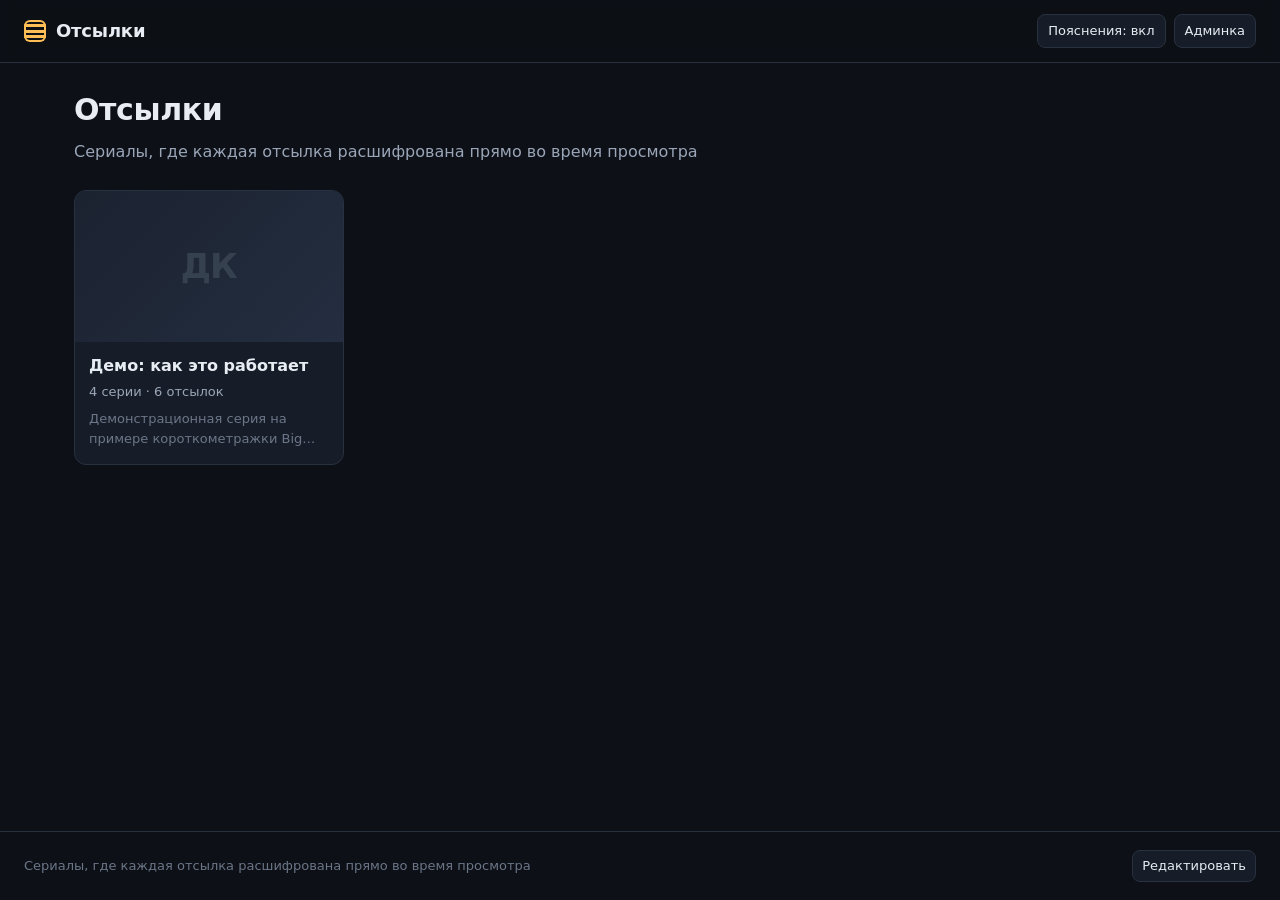
<file: refs-series/index.html>
<!DOCTYPE html>
<html lang="ru">
<head>
<meta charset="utf-8">
<meta name="viewport" content="width=device-width, initial-scale=1">
<title>Отсылки</title>
<meta name="description" content="Сериалы с пояснением каждой отсылки во время просмотра">
<link rel="icon" href="data:image/svg+xml,%3Csvg xmlns='http://www.w3.org/2000/svg' viewBox='0 0 32 32'%3E%3Crect width='32' height='32' rx='8' fill='%23141820'/%3E%3Cpath d='M8 9h16v3.5H8zm0 6h11v3.5H8zm0 6h16V24.5H8z' fill='%23ffbe55'/%3E%3C/svg%3E">
<link rel="stylesheet" href="css/style.css">
</head>
<body>
<header class="topbar">
  <a class="brand" href="#/">
    <span class="brand-mark" aria-hidden="true"></span>
    <span class="brand-text" id="brand-text">Отсылки</span>
  </a>
  <nav class="crumbs" id="crumbs" aria-label="Навигация"></nav>
  <div class="topbar-actions">
    <button class="ghost" id="btn-notes" type="button" aria-pressed="true">Пояснения: вкл</button>
    <a class="ghost" href="admin.html">Админка</a>
  </div>
</header>

<div class="preview-banner" id="preview-banner" hidden>
  <strong>Демо-режим.</strong>
  <span>Файл <code>data/data.json</code> не загрузился, показан тестовый контент из <code>js/data.js</code>.</span>
</div>

<main id="view" class="view"></main>

<footer class="footer">
  <span id="footer-text">Отсылки — пояснения к сериалам</span>
  <a href="admin.html" class="ghost">Редактировать</a>
</footer>

<script src="js/data.js"></script>
<script src="js/store.js"></script>
<script src="js/player.js"></script>
<script src="js/app.js"></script>
</body>
</html>
</file>
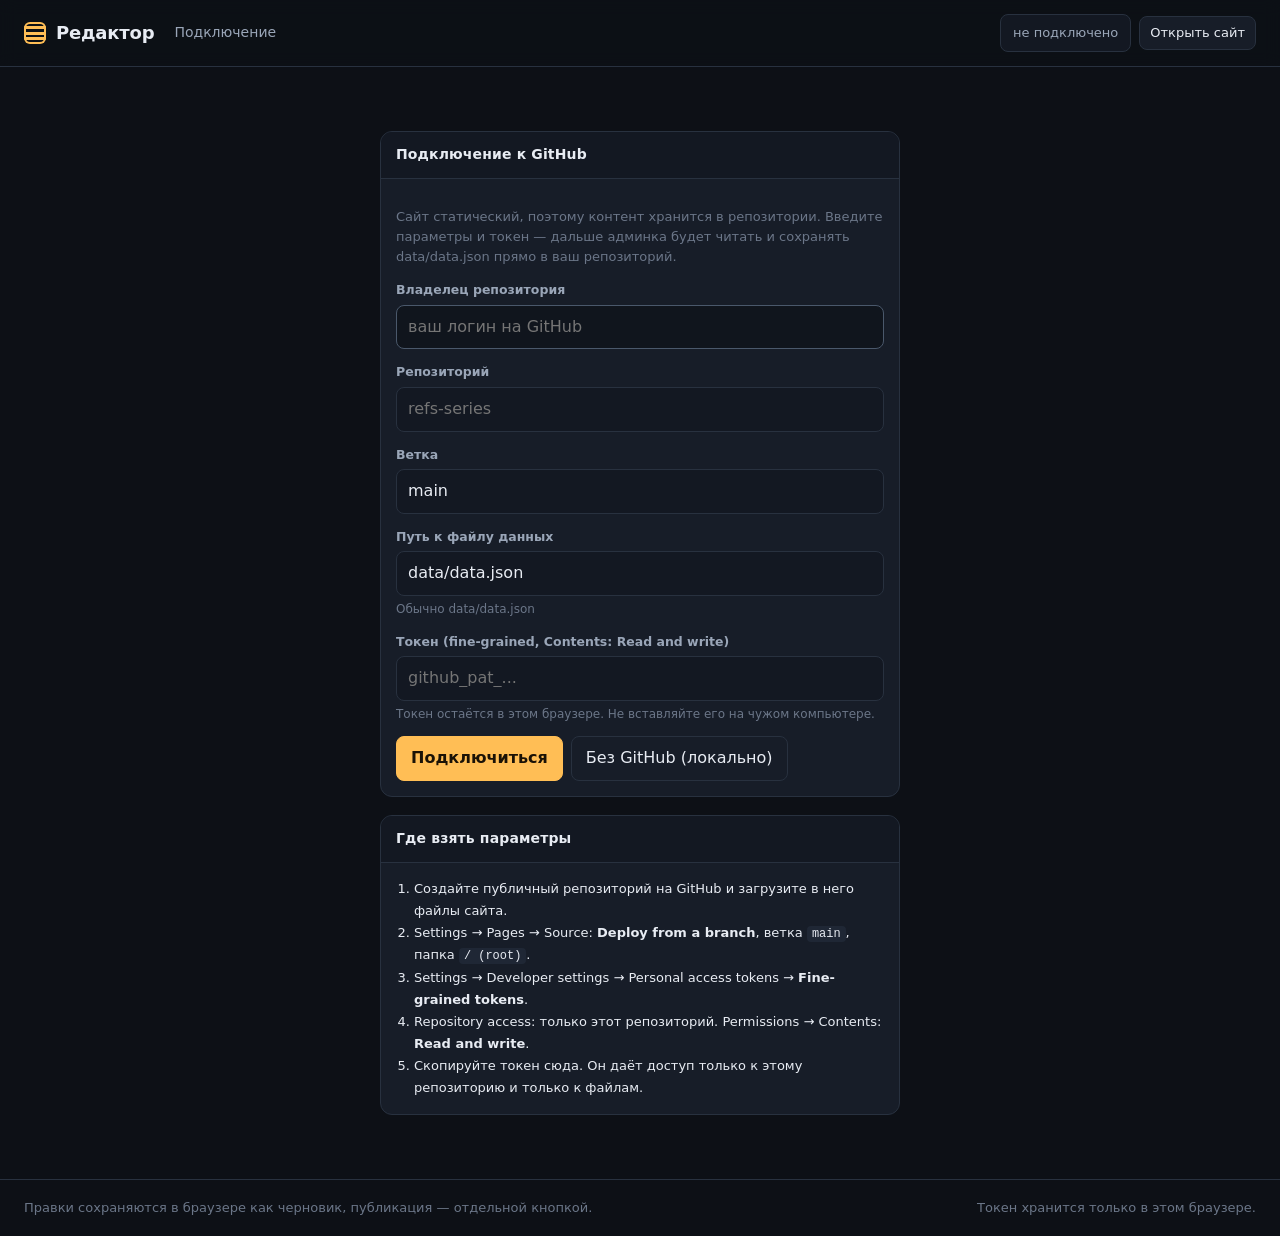
<file: refs-series/admin.html>
<!DOCTYPE html>
<html lang="ru">
<head>
<meta charset="utf-8">
<meta name="viewport" content="width=device-width, initial-scale=1">
<title>Админка — Отсылки</title>
<link rel="icon" href="data:image/svg+xml,%3Csvg xmlns='http://www.w3.org/2000/svg' viewBox='0 0 32 32'%3E%3Crect width='32' height='32' rx='8' fill='%23141820'/%3E%3Cpath d='M8 9h16v3.5H8zm0 6h11v3.5H8zm0 6h16V24.5H8z' fill='%23ffbe55'/%3E%3C/svg%3E">
<link rel="stylesheet" href="css/style.css">
</head>
<body>
<header class="topbar">
  <a class="brand" href="index.html">
    <span class="brand-mark" aria-hidden="true"></span>
    <span class="brand-text">Редактор</span>
  </a>
  <div class="crumbs" id="admin-crumb">Локальный черновик</div>
  <div class="topbar-actions">
    <span class="status" id="sync-status">не подключено</span>
    <a class="ghost" href="index.html">Открыть сайт</a>
  </div>
</header>

<main id="view" class="view"></main>

<footer class="footer">
  <span>Правки сохраняются в браузере как черновик, публикация — отдельной кнопкой.</span>
  <span class="small muted">Токен хранится только в этом браузере.</span>
</footer>

<script src="js/data.js"></script>
<script src="js/store.js"></script>
<script src="js/player.js"></script>
<script src="js/github.js"></script>
<script src="js/srt.js"></script>
<script src="js/admin.js"></script>
</body>
</html>
</file>
<file: refs-series/css/style.css>
:root {
  --bg: #0d1016;
  --bg-soft: #131822;
  --bg-card: #171d28;
  --bg-hi: #1f2735;
  --line: #28313f;
  --text: #e8ecf3;
  --text-dim: #9aa6b8;
  --text-faint: #6b7688;
  --accent: #ffbe55;
  --accent-ink: #1a1206;
  --accent-soft: #3a2c13;
  --ok: #5fd08a;
  --err: #ff6b6b;
  --radius: 12px;
  --radius-sm: 8px;
  --shadow: 0 10px 30px rgba(0,0,0,.45);
  --font: "Segoe UI", system-ui, -apple-system, "Helvetica Neue", Arial, sans-serif;
}

* { box-sizing: border-box; }

/* display:flex у элементов перебивает атрибут hidden — фиксируем это правило */
[hidden] { display: none !important; }

html, body { margin: 0; padding: 0; }

body {
  background: var(--bg);
  color: var(--text);
  font-family: var(--font);
  font-size: 16px;
  line-height: 1.55;
  -webkit-font-smoothing: antialiased;
  min-height: 100vh;
  display: flex;
  flex-direction: column;
}

a { color: var(--accent); text-decoration: none; }
a:hover { text-decoration: underline; }

code {
  background: var(--bg-hi);
  padding: 1px 5px;
  border-radius: 4px;
  font-size: .92em;
  color: var(--text);
}

button, input, select, textarea {
  font: inherit;
  color: inherit;
}

/* ---------- topbar ---------- */

.topbar {
  display: flex;
  align-items: center;
  gap: 20px;
  padding: 14px 24px;
  border-bottom: 1px solid var(--line);
  background: rgba(13,16,22,.88);
  backdrop-filter: blur(8px);
  position: sticky;
  top: 0;
  z-index: 50;
  flex-wrap: wrap;
}

.brand {
  display: flex;
  align-items: center;
  gap: 10px;
  font-weight: 700;
  letter-spacing: -.2px;
  font-size: 18px;
  color: var(--text);
}
.brand:hover { text-decoration: none; }

.brand-mark {
  width: 22px;
  height: 22px;
  border-radius: 6px;
  background:
    linear-gradient(180deg, transparent 0 20%, var(--accent) 20% 34%, transparent 34% 44%,
    var(--accent) 44% 58%, transparent 58% 70%, var(--accent) 70% 84%, transparent 84%);
  box-shadow: 0 0 0 2px var(--accent) inset;
}

.crumbs {
  display: flex;
  align-items: center;
  gap: 8px;
  color: var(--text-dim);
  font-size: 14px;
  flex: 1;
  min-width: 0;
  overflow: hidden;
}
.crumbs a { color: var(--text-dim); white-space: nowrap; }
.crumbs a:hover { color: var(--text); }
.crumbs .sep { color: var(--text-faint); }
.crumbs .current {
  color: var(--text);
  white-space: nowrap;
  overflow: hidden;
  text-overflow: ellipsis;
}

.topbar-actions { display: flex; gap: 8px; align-items: center; }
.topbar-actions .ghost { font-size: 13px; padding: 6px 10px; }

/* ---------- buttons ---------- */

.btn, .ghost {
  border: 1px solid var(--line);
  background: var(--bg-card);
  color: var(--text);
  padding: 9px 14px;
  border-radius: var(--radius-sm);
  cursor: pointer;
  transition: background .12s, border-color .12s, color .12s, transform .06s;
  display: inline-flex;
  align-items: center;
  gap: 7px;
  white-space: nowrap;
}
.btn:hover, .ghost:hover { background: var(--bg-hi); text-decoration: none; }
.btn:active { transform: translateY(1px); }

.btn.primary {
  background: var(--accent);
  border-color: var(--accent);
  color: var(--accent-ink);
  font-weight: 650;
}
.btn.primary:hover { background: #ffcb78; border-color: #ffcb78; }

.btn.danger { color: var(--err); border-color: #4a2327; }
.btn.danger:hover { background: #2a1518; }

.btn.ghost-active, .ghost[aria-pressed="false"] { color: var(--text-faint); }

.btn:disabled, .ghost:disabled { opacity: .42; cursor: not-allowed; }

.btn.icon { padding: 9px 11px; }

svg.ico { width: 15px; height: 15px; flex: none; }

/* ---------- preview banner ---------- */

.preview-banner {
  margin: 14px 24px 0;
  padding: 10px 14px;
  border: 1px solid #4a3a17;
  background: #221b0c;
  color: #e6cf9a;
  border-radius: var(--radius-sm);
  font-size: 14px;
}

/* ---------- layout ---------- */

.view { flex: 1; width: 100%; max-width: 1180px; margin: 0 auto; padding: 24px; }
.view.narrow { max-width: 960px; }

.footer {
  border-top: 1px solid var(--line);
  padding: 18px 24px;
  color: var(--text-faint);
  font-size: 13px;
  display: flex;
  justify-content: space-between;
  gap: 16px;
  align-items: center;
  flex-wrap: wrap;
}
.footer .ghost { padding: 5px 9px; font-size: 13px; }

.section-title {
  font-size: 12px;
  letter-spacing: .12em;
  text-transform: uppercase;
  color: var(--text-faint);
  margin: 0 0 12px;
  font-weight: 600;
}

h1.page-title { font-size: 30px; margin: 0 0 6px; letter-spacing: -.4px; }
.page-sub { color: var(--text-dim); margin: 0 0 26px; max-width: 70ch; }

/* ---------- catalog ---------- */

.catalog-grid {
  display: grid;
  grid-template-columns: repeat(auto-fill, minmax(240px, 1fr));
  gap: 18px;
}

.card {
  background: var(--bg-card);
  border: 1px solid var(--line);
  border-radius: var(--radius);
  overflow: hidden;
  color: var(--text);
  display: flex;
  flex-direction: column;
  transition: border-color .15s, transform .15s;
}
.card:hover { text-decoration: none; border-color: #3c4757; transform: translateY(-2px); }

.card-art {
  aspect-ratio: 16 / 9;
  background: linear-gradient(135deg, #1b2230, #242e40);
  position: relative;
  overflow: hidden;
}
.card-art img { width: 100%; height: 100%; object-fit: cover; display: block; }
.card-art .placeholder {
  position: absolute;
  inset: 0;
  display: grid;
  place-items: center;
  font-size: 34px;
  color: #36414f;
  font-weight: 800;
  letter-spacing: -.03em;
}
.card-body { padding: 12px 14px 15px; }
.card-title { font-weight: 650; margin-bottom: 3px; }
.card-meta { color: var(--text-dim); font-size: 13px; }
.card-desc {
  color: var(--text-faint);
  font-size: 13px;
  margin-top: 7px;
  display: -webkit-box;
  -webkit-line-clamp: 2;
  -webkit-box-orient: vertical;
  overflow: hidden;
}

/* ---------- series page ---------- */

.series-head { display: flex; gap: 22px; margin-bottom: 28px; flex-wrap: wrap; }
.series-poster {
  width: 220px;
  aspect-ratio: 16/9;
  border-radius: var(--radius);
  overflow: hidden;
  background: var(--bg-card);
  border: 1px solid var(--line);
  flex: none;
}
.series-poster img { width: 100%; height: 100%; object-fit: cover; display: block; }
.series-info { min-width: 240px; flex: 1; }

.episode-list { list-style: none; margin: 0; padding: 0; display: flex; flex-direction: column; gap: 8px; }

.episode-row {
  display: flex;
  align-items: center;
  gap: 14px;
  padding: 12px 16px;
  background: var(--bg-card);
  border: 1px solid var(--line);
  border-radius: var(--radius-sm);
  color: var(--text);
}
.episode-row:hover { text-decoration: none; border-color: #3c4757; background: var(--bg-hi); }
.episode-num {
  width: 34px;
  height: 34px;
  border-radius: 50%;
  display: grid;
  place-items: center;
  background: var(--bg-hi);
  color: var(--text-dim);
  font-variant-numeric: tabular-nums;
  font-size: 14px;
  flex: none;
  font-weight: 600;
}
.episode-row:hover .episode-num { background: var(--accent-soft); color: var(--accent); }
.episode-main { flex: 1; min-width: 0; }
.episode-title { font-weight: 600; }
.episode-sub { color: var(--text-faint); font-size: 13px; margin-top: 1px; }
.episode-badge {
  font-size: 12px;
  color: var(--text-faint);
  border: 1px solid var(--line);
  border-radius: 999px;
  padding: 2px 9px;
  white-space: nowrap;
}
.episode-badge.warn { color: #d8b06a; border-color: #4a3a17; background: #221b0c; }

/* ---------- player ---------- */

.watch-layout { display: grid; grid-template-columns: minmax(0, 1fr); gap: 26px; }

.player-shell {
  background: #000;
  border: 1px solid var(--line);
  border-radius: var(--radius);
  overflow: hidden;
  position: relative;
}

.player-frame {
  position: relative;
  width: 100%;
  aspect-ratio: 16 / 9;
  background: #000;
}
.player-frame iframe, .player-frame video {
  position: absolute;
  inset: 0;
  width: 100%;
  height: 100%;
  border: 0;
  display: block;
  background: #000;
}

/* click-catcher: lets us intercept clicks on the native <video> surface */
.player-hit {
  position: absolute;
  inset: 0;
  z-index: 2;
  cursor: pointer;
}
.player-shell.no-hit .player-hit { display: none; }

/* overlay subtitles */

.note-overlay {
  position: absolute;
  left: 0;
  right: 0;
  bottom: 0;
  z-index: 3;
  pointer-events: none;
  padding: 0 18px 76px;
  display: flex;
  justify-content: center;
}

.note-bubble {
  pointer-events: auto;
  background: rgba(10, 13, 18, .93);
  border: 1px solid rgba(255, 190, 85, .38);
  border-left: 4px solid var(--accent);
  border-radius: 10px;
  box-shadow: var(--shadow);
  max-width: min(780px, 100%);
  padding: 12px 16px 13px;
  opacity: 0;
  transform: translateY(10px);
  transition: opacity .18s ease, transform .18s ease;
  color: #fff;
}
.note-bubble.show { opacity: 1; transform: translateY(0); }

.note-bubble .nb-kicker {
  display: flex;
  align-items: center;
  gap: 8px;
  font-size: 11px;
  letter-spacing: .1em;
  text-transform: uppercase;
  color: var(--accent);
  font-weight: 700;
  margin-bottom: 4px;
}
.note-bubble .nb-kicker .tc { font-variant-numeric: tabular-nums; letter-spacing: 0; opacity: .8; }
.note-bubble .nb-title { font-weight: 650; font-size: 16px; margin-bottom: 3px; line-height: 1.35; }
.note-bubble .nb-text { font-size: 15.5px; line-height: 1.5; color: #e9edf4; text-shadow: 0 1px 2px #000; }
.note-bubble .nb-links { display: flex; flex-wrap: wrap; gap: 6px; margin-top: 9px; }
.note-bubble .nb-links a {
  font-size: 13px;
  color: var(--accent);
  border: 1px solid rgba(255,190,85,.35);
  border-radius: 999px;
  padding: 2px 10px;
  background: rgba(255,190,85,.07);
  display: inline-flex;
  gap: 6px;
  align-items: center;
}
.note-bubble .nb-links a:hover { background: rgba(255,190,85,.16); text-decoration: none; }
.note-bubble .nb-more { font-size: 12px; color: var(--text-faint); margin-top: 6px; }

.player-shell:fullscreen {
  border-radius: 0;
  border: 0;
  display: flex;
  flex-direction: column;
  background: #000;
}
.player-shell:fullscreen .player-frame {
  aspect-ratio: auto;
  flex: 1;
  min-height: 0;
}
.player-shell:fullscreen .player-controls { flex: none; }

/* controls */

.player-controls {
  display: flex;
  align-items: center;
  gap: 10px;
  padding: 9px 12px;
  background: var(--bg-soft);
  border-top: 1px solid var(--line);
  flex-wrap: nowrap;
}

.pc-btn {
  background: none;
  border: 0;
  color: var(--text);
  cursor: pointer;
  padding: 7px;
  border-radius: 7px;
  display: grid;
  place-items: center;
  flex: none;
}
.pc-btn:hover { background: var(--bg-hi); color: #fff; }
.pc-btn svg { width: 18px; height: 18px; }
.pc-btn.play svg { width: 20px; height: 20px; }
.pc-btn[disabled] { opacity: .35; cursor: not-allowed; }

.pc-time {
  font-size: 13px;
  color: var(--text-dim);
  font-variant-numeric: tabular-nums;
  flex: none;
  white-space: nowrap;
}

.pc-scrub { flex: 1; min-width: 60px; position: relative; height: 22px; display: flex; align-items: center; }

input[type="range"] {
  -webkit-appearance: none;
  appearance: none;
  width: 100%;
  height: 5px;
  border-radius: 99px;
  background: #333e4e;
  outline: none;
  cursor: pointer;
}
input[type="range"]::-webkit-slider-thumb {
  -webkit-appearance: none;
  width: 13px;
  height: 13px;
  border-radius: 50%;
  background: var(--accent);
  border: 0;
  box-shadow: 0 0 0 3px rgba(255,190,85,.18);
}
input[type="range"]::-moz-range-thumb {
  width: 13px; height: 13px; border-radius: 50%;
  background: var(--accent); border: 0;
}
input[type="range"]:disabled { opacity: .45; cursor: not-allowed; }

.pc-volume { display: flex; align-items: center; gap: 6px; flex: none; }
.pc-volume input[type="range"] { width: 84px; }
.pc-vol-num { font-size: 12px; color: var(--text-faint); font-variant-numeric: tabular-nums; width: 26px; text-align: right; }

.pc-next { flex: none; font-size: 13px; padding: 6px 11px; }

@media (max-width: 720px) {
  .pc-volume input[type="range"] { width: 52px; }
  .pc-vol-num { display: none; }
  .pc-next span { display: none; }
  .note-overlay { padding: 0 10px 66px; }
  .note-bubble { padding: 10px 12px 11px; }
  .note-bubble .nb-text { font-size: 14.5px; }
}

/* ---------- episode header & notes list ---------- */

.ep-head { display: flex; align-items: flex-start; justify-content: space-between; gap: 18px; flex-wrap: wrap; }
.ep-head h1 { font-size: 24px; margin: 0 0 4px; letter-spacing: -.3px; }
.ep-head .meta { color: var(--text-dim); font-size: 14px; }

.notes-panel {
  background: var(--bg-card);
  border: 1px solid var(--line);
  border-radius: var(--radius);
  overflow: hidden;
}
.notes-head {
  display: flex;
  align-items: center;
  justify-content: space-between;
  gap: 12px;
  padding: 13px 16px;
  border-bottom: 1px solid var(--line);
  background: var(--bg-soft);
}
.notes-head h2 { margin: 0; font-size: 15px; font-weight: 650; }
.notes-head .hint { color: var(--text-faint); font-size: 12.5px; }

.notes-list { list-style: none; margin: 0; padding: 0; }

.note-item {
  display: grid;
  grid-template-columns: 74px minmax(0, 1fr);
  gap: 14px;
  padding: 15px 16px;
  border-bottom: 1px solid var(--line);
  transition: background .15s;
  scroll-margin-top: 90px;
}
.note-item:last-child { border-bottom: 0; }
.note-item:hover { background: var(--bg-hi); }
.note-item.active { background: #1d2330; box-shadow: inset 3px 0 0 var(--accent); }

.note-tc {
  background: none;
  border: 1px solid var(--line);
  color: var(--accent);
  font-variant-numeric: tabular-nums;
  border-radius: var(--radius-sm);
  padding: 5px 8px;
  font-size: 13px;
  cursor: pointer;
  height: fit-content;
  text-align: center;
  font-weight: 600;
}
.note-tc:hover { background: var(--accent-soft); border-color: #5a4620; }
.note-tc[disabled] { color: var(--text-faint); cursor: default; }

.note-body { min-width: 0; }
.note-title { font-weight: 650; margin-bottom: 3px; }
.note-text { color: var(--text-dim); font-size: 14.5px; line-height: 1.55; white-space: pre-wrap; }
.note-links { display: flex; flex-wrap: wrap; gap: 8px; margin-top: 10px; }

.link-chip {
  display: inline-flex;
  align-items: center;
  gap: 7px;
  font-size: 13px;
  background: var(--bg-hi);
  border: 1px solid var(--line);
  border-radius: 999px;
  padding: 4px 12px 4px 9px;
  color: var(--text);
}
.link-chip:hover { text-decoration: none; border-color: #4b586b; background: #26303f; }
.link-chip .kind { color: var(--accent); display: inline-flex; }
.link-chip .kind svg { width: 13px; height: 13px; }

.spoiler-box { position: relative; }
.spoiler-box .note-text { filter: blur(6px); user-select: none; transition: filter .2s; }
.spoiler-box.revealed .note-text { filter: none; user-select: auto; }
.spoiler-veil {
  position: absolute;
  inset: 0;
  display: grid;
  place-items: center;
  cursor: pointer;
  font-size: 13px;
  color: var(--text-dim);
  background: linear-gradient(180deg, rgba(23,29,40,.1), rgba(23,29,40,.85));
  border-radius: var(--radius-sm);
  border: 1px dashed var(--line);
}
.spoiler-box.revealed .spoiler-veil { display: none; }

.empty-state {
  padding: 34px 20px;
  text-align: center;
  color: var(--text-faint);
  font-size: 14px;
}

/* ---------- disclaimer / notice ---------- */

.notice {
  font-size: 13px;
  color: var(--text-faint);
  border-left: 3px solid var(--line);
  padding: 2px 0 2px 12px;
  margin: 18px 0 0;
}
.notice.warn { border-left-color: #6b5522; color: #c9b280; }

.storage-info {
  margin-top: 12px;
  padding-top: 10px;
  border-top: 1px solid var(--line);
}
.storage-info .small { color: var(--text-dim); }

/* ---------- загрузка видео ---------- */

.upload-box, .clip-box {
  border: 1px solid var(--line);
  border-radius: var(--radius-sm);
  background: var(--bg-soft);
  padding: 13px;
  margin-bottom: 13px;
}

.upload-drop {
  margin-top: 10px;
  border: 2px dashed var(--line);
  border-radius: var(--radius-sm);
  padding: 18px 12px;
  text-align: center;
  color: var(--text-faint);
  font-size: 13.5px;
  transition: border-color .12s, background .12s, color .12s;
}
.upload-drop.over {
  border-color: var(--accent);
  background: var(--accent-soft);
  color: var(--accent);
}

.upload-progress { margin-top: 10px; }

.upload-bar {
  height: 7px;
  border-radius: 99px;
  background: #2b3544;
  overflow: hidden;
}
.upload-fill {
  height: 100%;
  width: 0;
  border-radius: 99px;
  background: var(--accent);
  transition: width .15s;
}
.upload-progress .small { margin-top: 5px; }

.help.warn-text { color: #d8b06a; }
.help.ok-text { color: var(--ok); }

.clip-box .clip-head {
  display: flex;
  flex-direction: column;
  gap: 2px;
  margin-bottom: 10px;
}
.clip-box .clip-stage { margin-bottom: 10px; }

/* ---------- admin ---------- */

.admin-grid { display: grid; grid-template-columns: 290px minmax(0, 1fr); gap: 22px; align-items: start; }
@media (max-width: 900px) { .admin-grid { grid-template-columns: 1fr; } }

.panel {
  background: var(--bg-card);
  border: 1px solid var(--line);
  border-radius: var(--radius);
  overflow: hidden;
}
.panel + .panel { margin-top: 18px; }
.panel-head {
  padding: 12px 15px;
  border-bottom: 1px solid var(--line);
  background: var(--bg-soft);
  display: flex;
  align-items: center;
  justify-content: space-between;
  gap: 10px;
}
.panel-head h2 { margin: 0; font-size: 14px; font-weight: 650; letter-spacing: .01em; }
.panel-body { padding: 15px; }

.tree { list-style: none; margin: 0; padding: 6px; }
.tree-group { margin-bottom: 4px; }
.tree-series {
  display: flex;
  align-items: center;
  gap: 8px;
  padding: 7px 8px;
  border-radius: var(--radius-sm);
  cursor: pointer;
  font-weight: 600;
  font-size: 14px;
}
.tree-series:hover { background: var(--bg-hi); }
.tree-series.sel { background: var(--accent-soft); color: var(--accent); }
.tree-episodes { list-style: none; margin: 2px 0 6px; padding: 0 0 0 12px; }
.tree-ep {
  display: flex;
  align-items: center;
  gap: 8px;
  padding: 5px 8px;
  border-radius: 6px;
  cursor: pointer;
  font-size: 13.5px;
  color: var(--text-dim);
}
.tree-ep:hover { background: var(--bg-hi); color: var(--text); }
.tree-ep.sel { background: #22293a; color: var(--text); box-shadow: inset 2px 0 0 var(--accent); }
.tree-ep .n { color: var(--text-faint); font-variant-numeric: tabular-nums; flex: none; }

.field { margin-bottom: 13px; }
.field > label { display: block; font-size: 12.5px; color: var(--text-dim); margin-bottom: 5px; font-weight: 600; }
.field .help { font-size: 12px; color: var(--text-faint); margin-top: 4px; }

.input, textarea.input, select.input {
  width: 100%;
  background: var(--bg-soft);
  border: 1px solid var(--line);
  border-radius: var(--radius-sm);
  padding: 9px 11px;
  color: var(--text);
  outline: none;
  transition: border-color .12s;
}
.input:focus { border-color: #4a586b; background: #10151d; }
textarea.input { resize: vertical; min-height: 76px; line-height: 1.5; }
select.input { cursor: pointer; }

.row { display: flex; gap: 10px; flex-wrap: wrap; }
.row > * { flex: 1; min-width: 120px; }
.row.tight > * { flex: none; }

.checkline { display: flex; align-items: center; gap: 8px; font-size: 14px; color: var(--text-dim); cursor: pointer; }
.checkline input { width: 16px; height: 16px; accent-color: var(--accent); }

.admin-actions { display: flex; gap: 8px; flex-wrap: wrap; align-items: center; }

.status {
  font-size: 13px;
  padding: 8px 12px;
  border-radius: var(--radius-sm);
  border: 1px solid var(--line);
  background: var(--bg-soft);
  color: var(--text-dim);
}
.status.ok { color: var(--ok); border-color: #24503a; background: #10251b; }
.status.err { color: var(--err); border-color: #55282c; background: #2a1417; }

/* admin note editor */

.admin-note-list { list-style: none; margin: 0; padding: 0; }
.admin-note {
  display: grid;
  grid-template-columns: 78px minmax(0,1fr) auto;
  gap: 10px;
  align-items: start;
  padding: 10px 12px;
  border: 1px solid var(--line);
  border-radius: var(--radius-sm);
  margin-bottom: 8px;
  background: var(--bg-soft);
}
.admin-note:hover { border-color: #3c4757; }
.admin-note.sel { border-color: var(--accent); background: #1d2230; }
.admin-note .tc-input { width: 100%; text-align: center; font-variant-numeric: tabular-nums; }
.admin-note .an-title { font-weight: 600; font-size: 14px; }
.admin-note .an-text { color: var(--text-dim); font-size: 13px; display: -webkit-box; -webkit-line-clamp: 2; -webkit-box-orient: vertical; overflow: hidden; }
.admin-note .an-links { font-size: 12px; color: var(--text-faint); margin-top: 3px; }
.admin-note .an-tools { display: flex; gap: 4px; }

.mini-btn {
  background: none;
  border: 1px solid var(--line);
  color: var(--text-dim);
  border-radius: 6px;
  padding: 4px 7px;
  font-size: 12px;
  cursor: pointer;
  line-height: 1;
}
.mini-btn:hover { background: var(--bg-hi); color: var(--text); }
.mini-btn.danger:hover { color: var(--err); border-color: #55282c; }

.link-row { display: grid; grid-template-columns: 120px minmax(0,1fr) minmax(0,1.4fr) auto; gap: 8px; margin-bottom: 8px; }
@media (max-width: 720px) { .link-row { grid-template-columns: 1fr 1fr; } }

.login-box { max-width: 520px; margin: 40px auto; }

details.adv { border-top: 1px solid var(--line); margin-top: 10px; padding-top: 10px; }
details.adv summary { cursor: pointer; color: var(--text-dim); font-size: 13.5px; user-select: none; }

.kbd {
  font-family: Consolas, monospace;
  font-size: 11.5px;
  border: 1px solid var(--line);
  border-bottom-width: 2px;
  border-radius: 5px;
  padding: 1px 5px;
  background: var(--bg-hi);
  color: var(--text-dim);
}

.muted { color: var(--text-faint); }
.small { font-size: 13px; }

dialog.modal {
  background: var(--bg-card);
  color: var(--text);
  border: 1px solid var(--line);
  border-radius: var(--radius);
  padding: 0;
  max-width: 560px;
  width: calc(100% - 32px);
  box-shadow: var(--shadow);
}
dialog.modal::backdrop { background: rgba(0,0,0,.6); }
dialog.modal .panel-body { max-height: 70vh; overflow: auto; }

.spinner {
  width: 15px; height: 15px;
  border: 2px solid var(--line);
  border-top-color: var(--accent);
  border-radius: 50%;
  animation: spin .7s linear infinite;
  display: inline-block;
}
@keyframes spin { to { transform: rotate(360deg); } }

.sr-only {
  position: absolute; width: 1px; height: 1px;
  padding: 0; margin: -1px; overflow: hidden;
  clip: rect(0 0 0 0); white-space: nowrap; border: 0;
}
</file>
